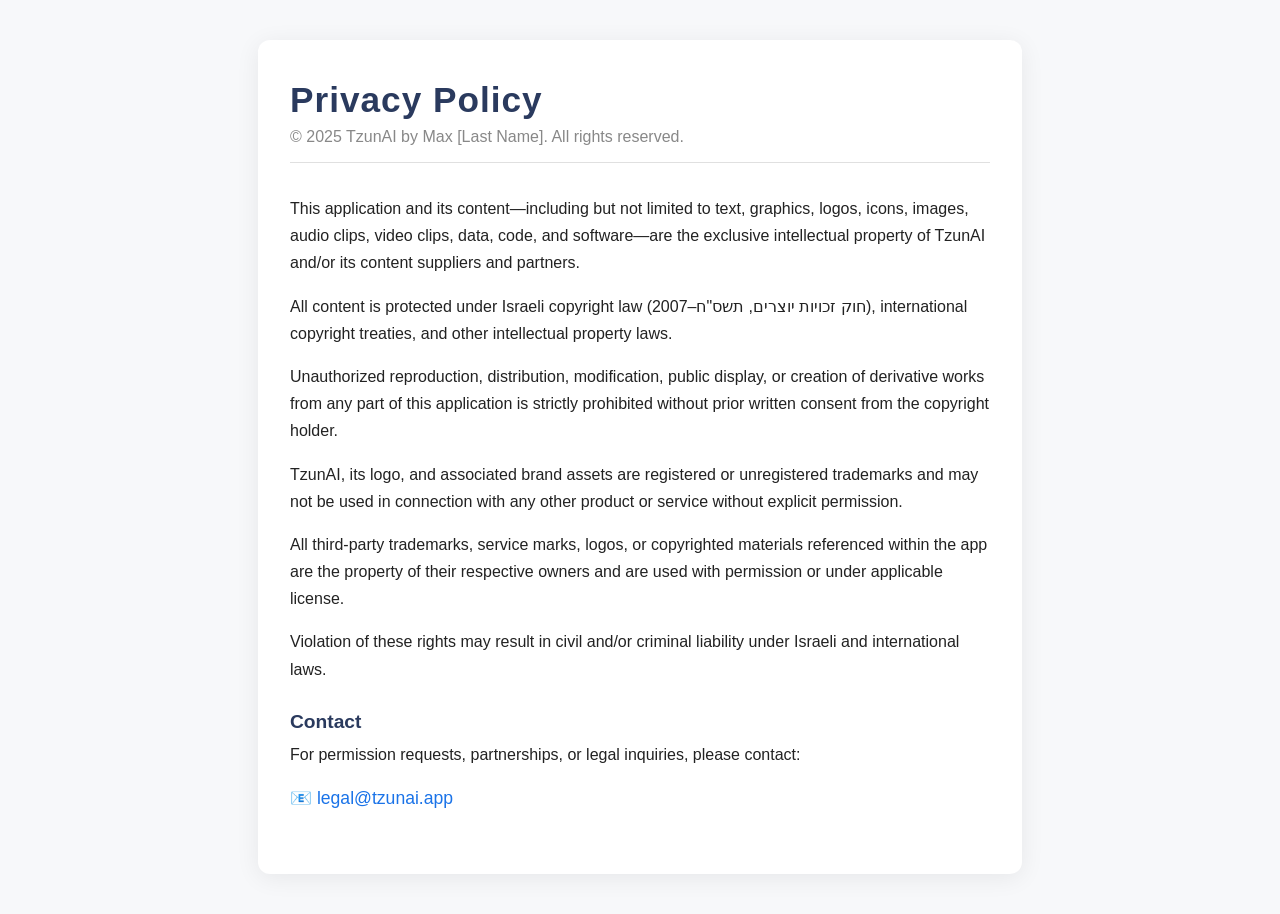
<file: index.html>
<!DOCTYPE html>
<html lang="en">
<head>
    <meta charset="UTF-8">
    <meta name="viewport" content="width=device-width, initial-scale=1.0">
    <title>Privacy Policy | TzunAI</title>
    <link rel="stylesheet" href="style.css">
</head>
<body>
    <div class="container">
        <header>
            <h1>Privacy Policy</h1>
            <p class="copyright">© 2025 TzunAI by Max [Last Name]. All rights reserved.</p>
        </header>
        <main>
            <section>
                <p>This application and its content—including but not limited to text, graphics, logos, icons, images, audio clips, video clips, data, code, and software—are the exclusive intellectual property of TzunAI and/or its content suppliers and partners.</p>
                <p>All content is protected under Israeli copyright law (חוק זכויות יוצרים, תשס"ח–2007), international copyright treaties, and other intellectual property laws.</p>
                <p>Unauthorized reproduction, distribution, modification, public display, or creation of derivative works from any part of this application is strictly prohibited without prior written consent from the copyright holder.</p>
                <p>TzunAI, its logo, and associated brand assets are registered or unregistered trademarks and may not be used in connection with any other product or service without explicit permission.</p>
                <p>All third-party trademarks, service marks, logos, or copyrighted materials referenced within the app are the property of their respective owners and are used with permission or under applicable license.</p>
                <p>Violation of these rights may result in civil and/or criminal liability under Israeli and international laws.</p>
            </section>
            <section class="contact">
                <h2>Contact</h2>
                <p>For permission requests, partnerships, or legal inquiries, please contact:</p>
                <p class="email">📧 <a href="mailto:legal@tzunai.app">legal@tzunai.app</a></p>
            </section>
        </main>
    </div>
</body>
</html>
</file>
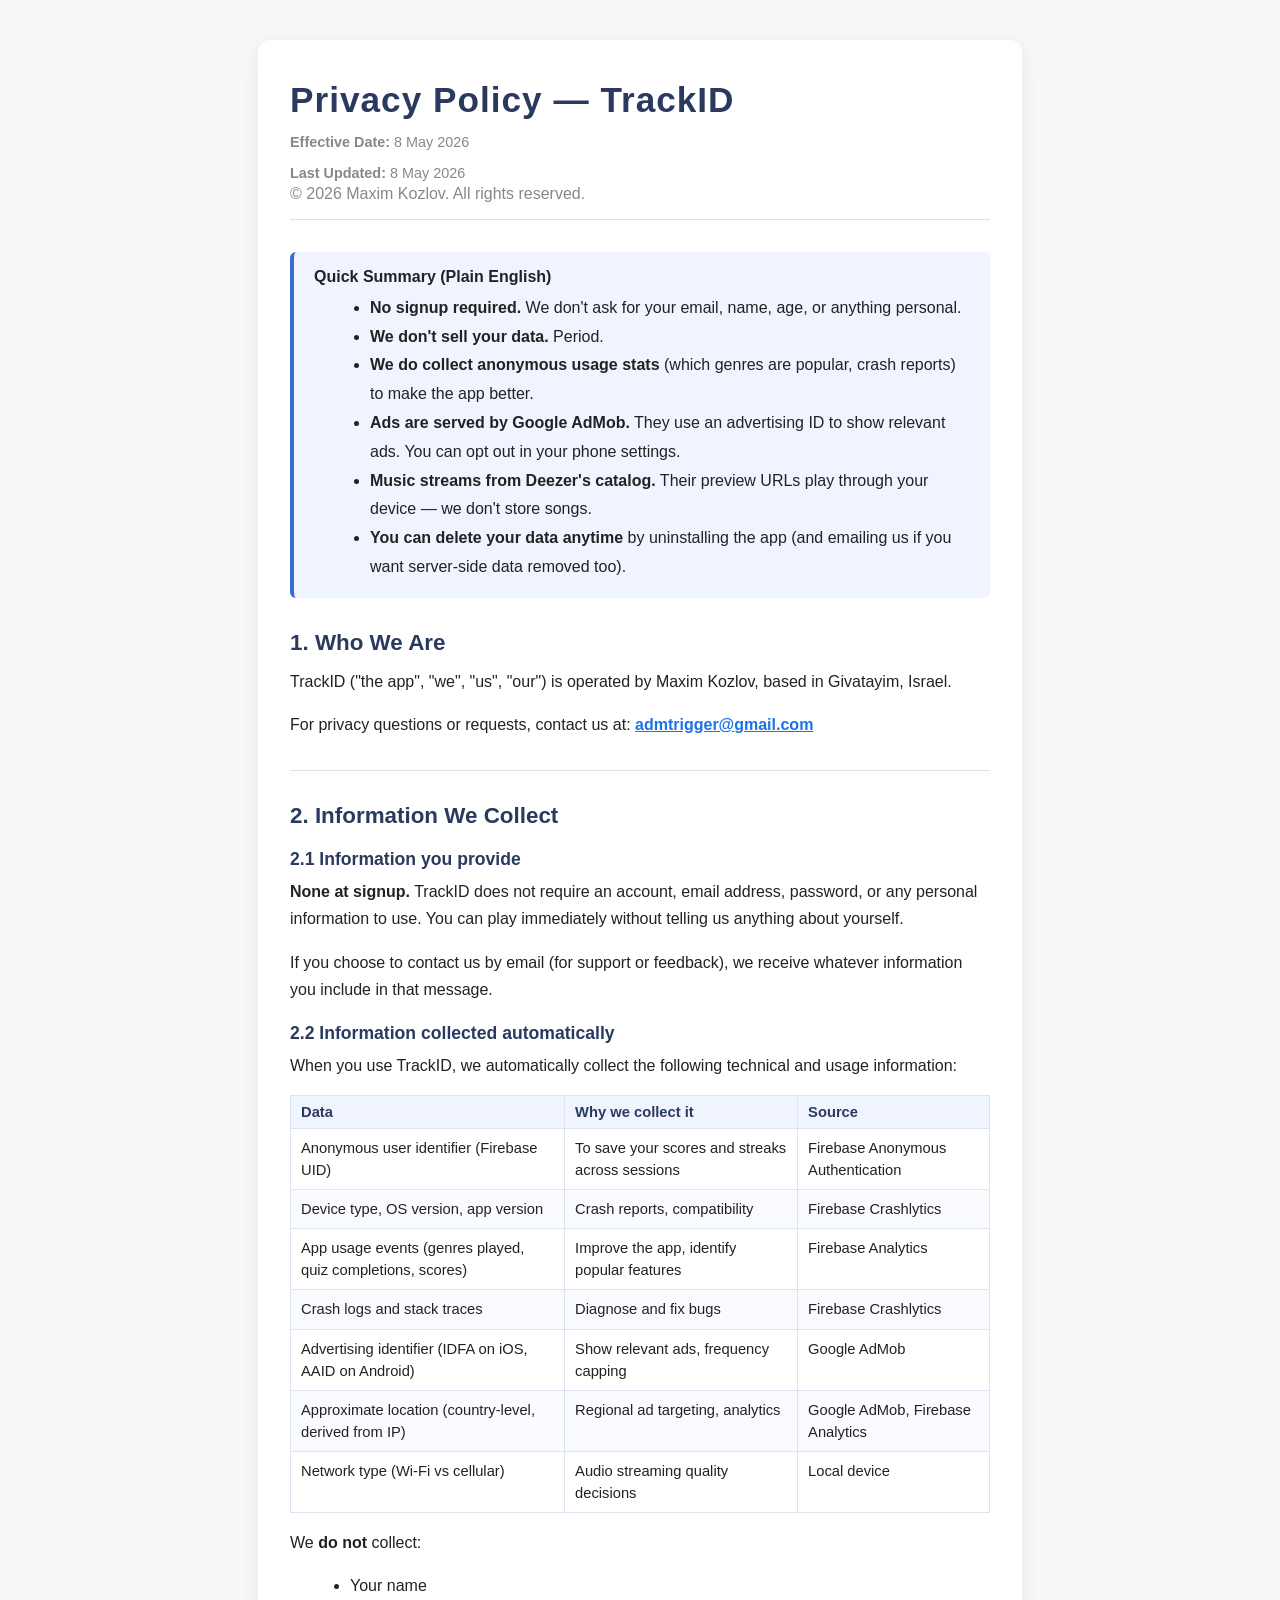
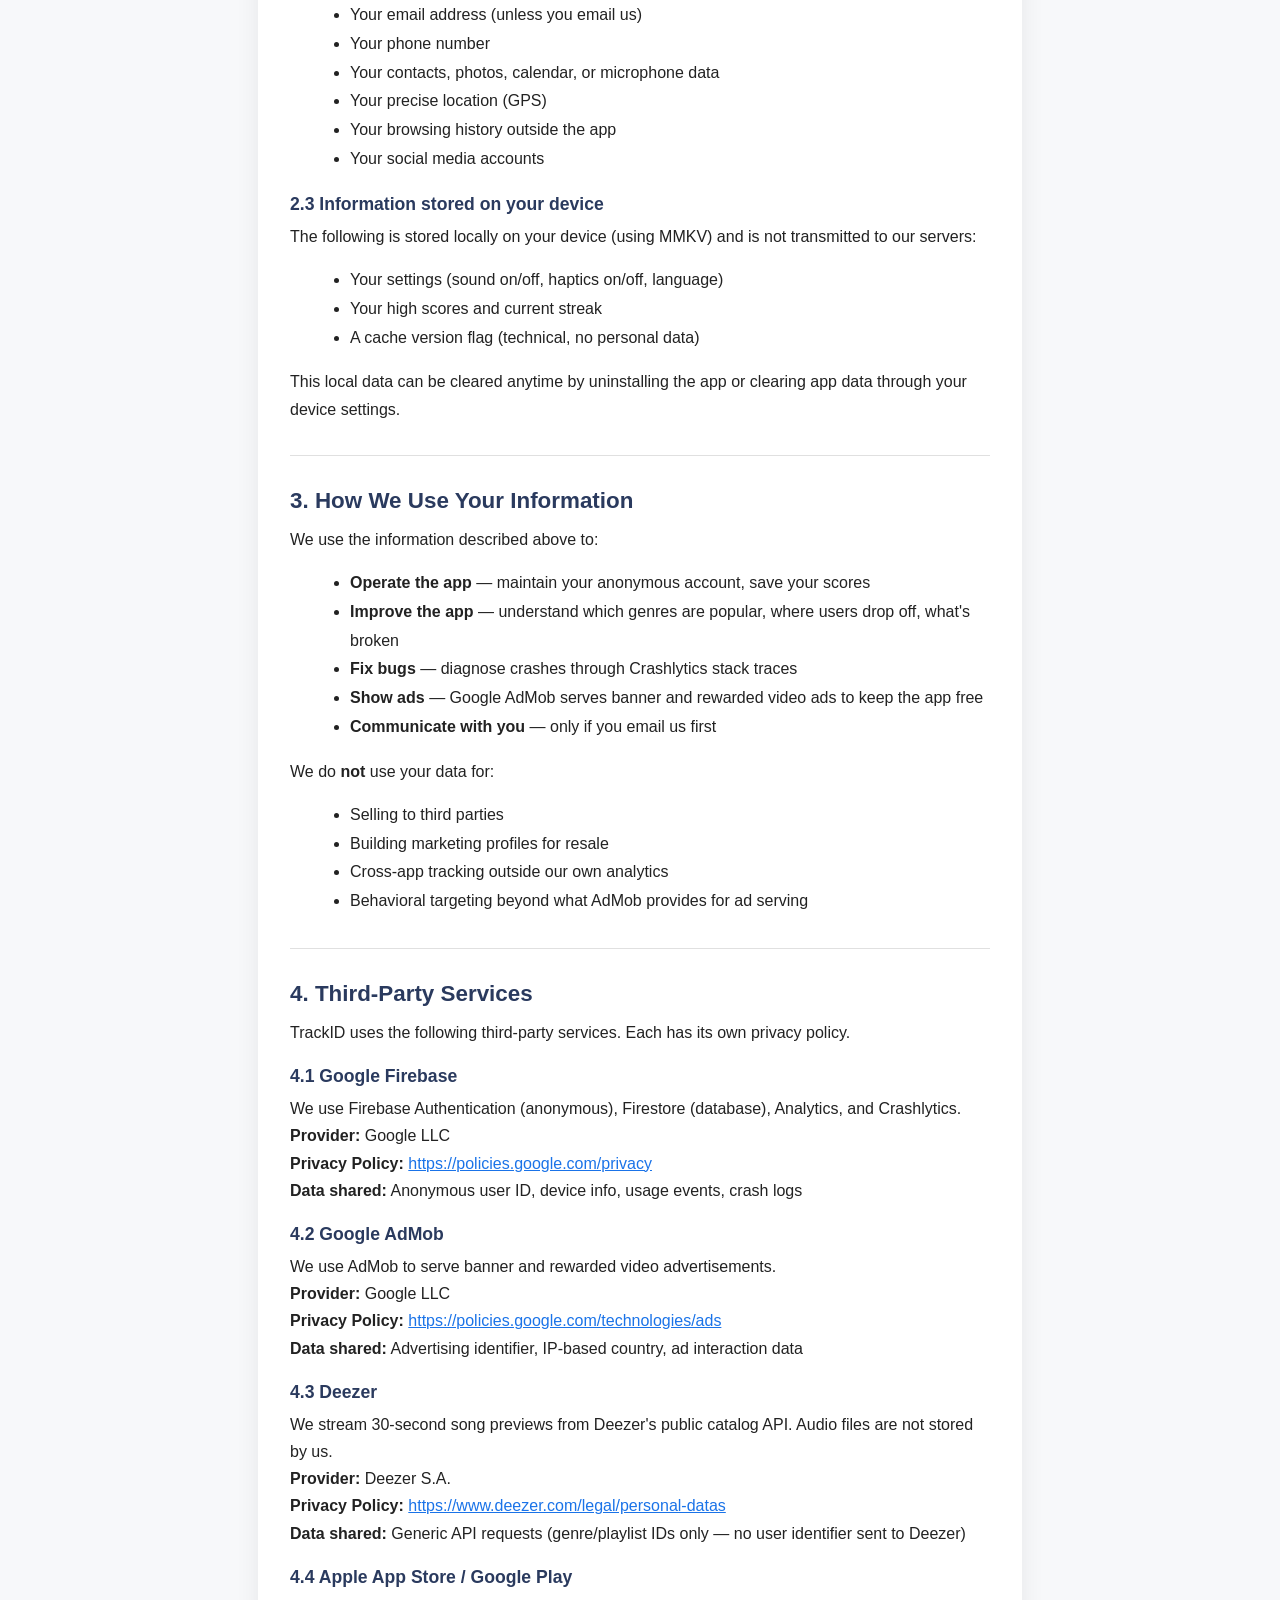
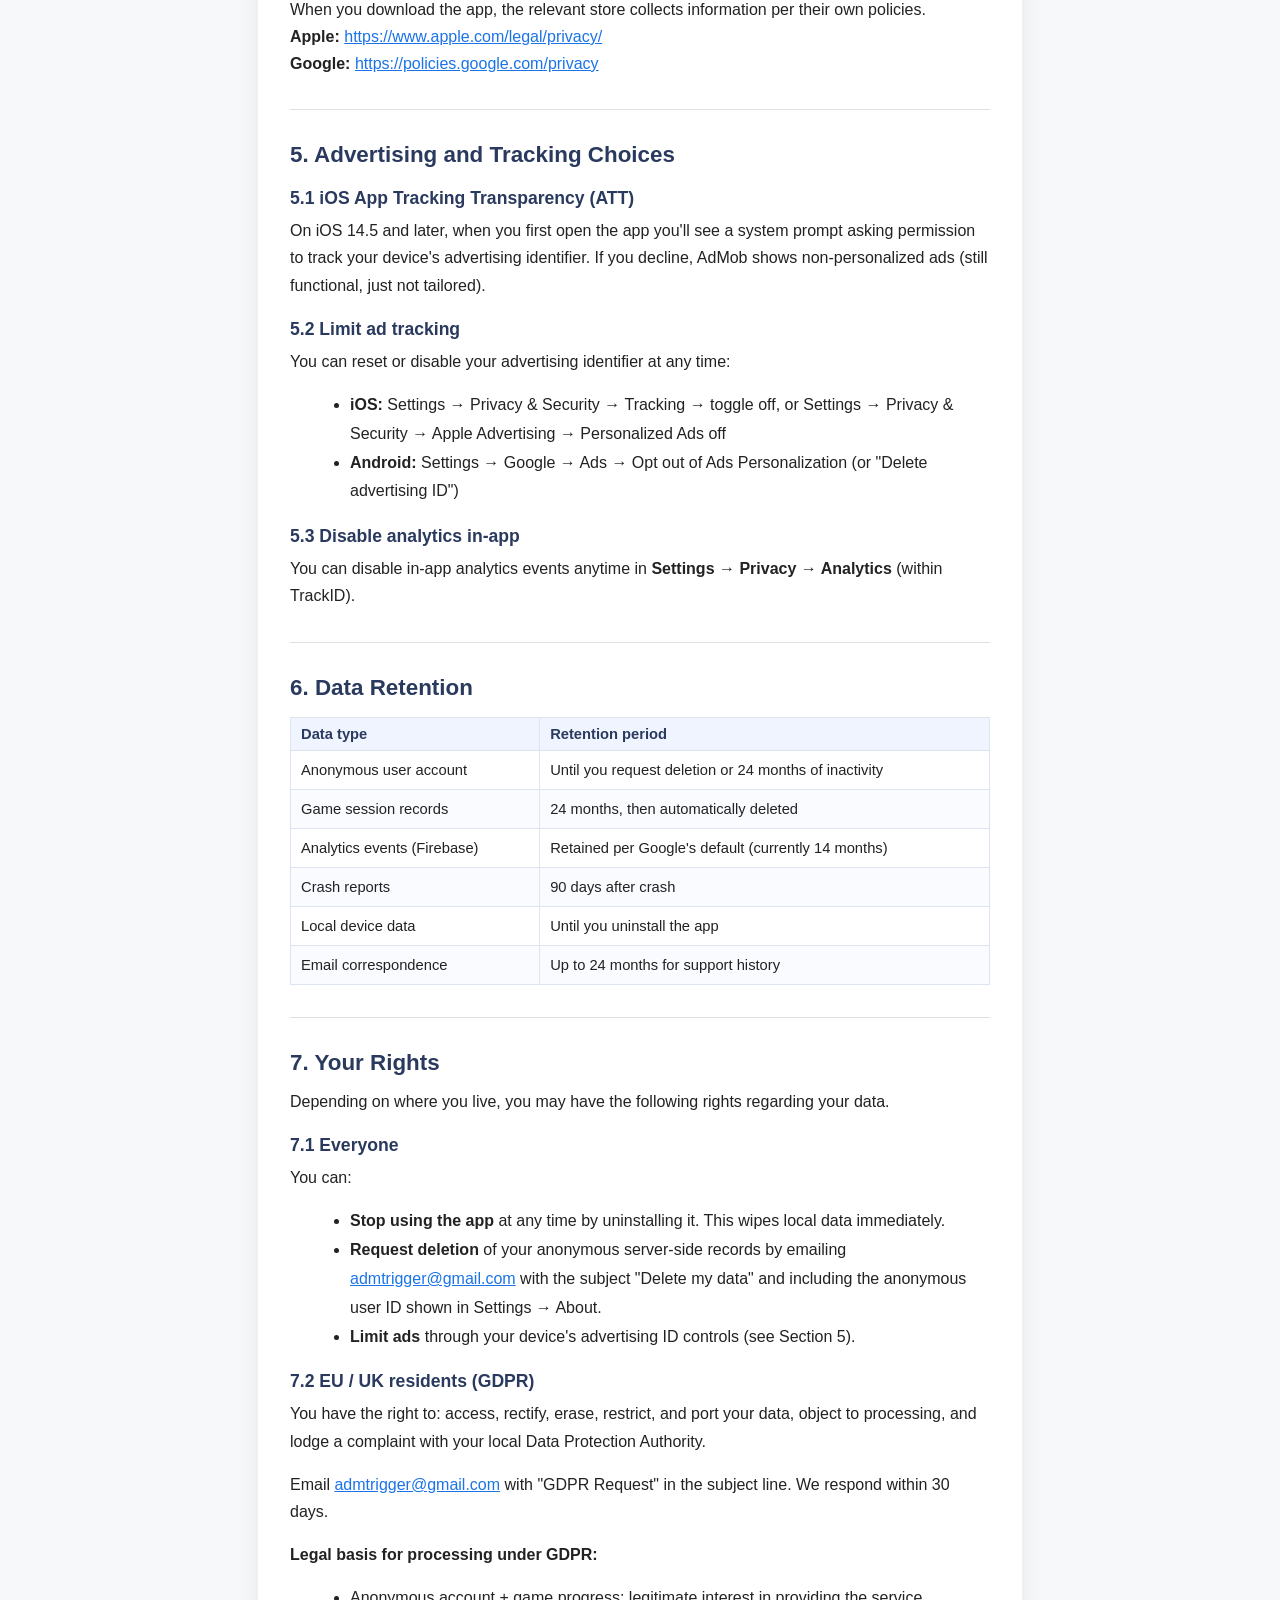
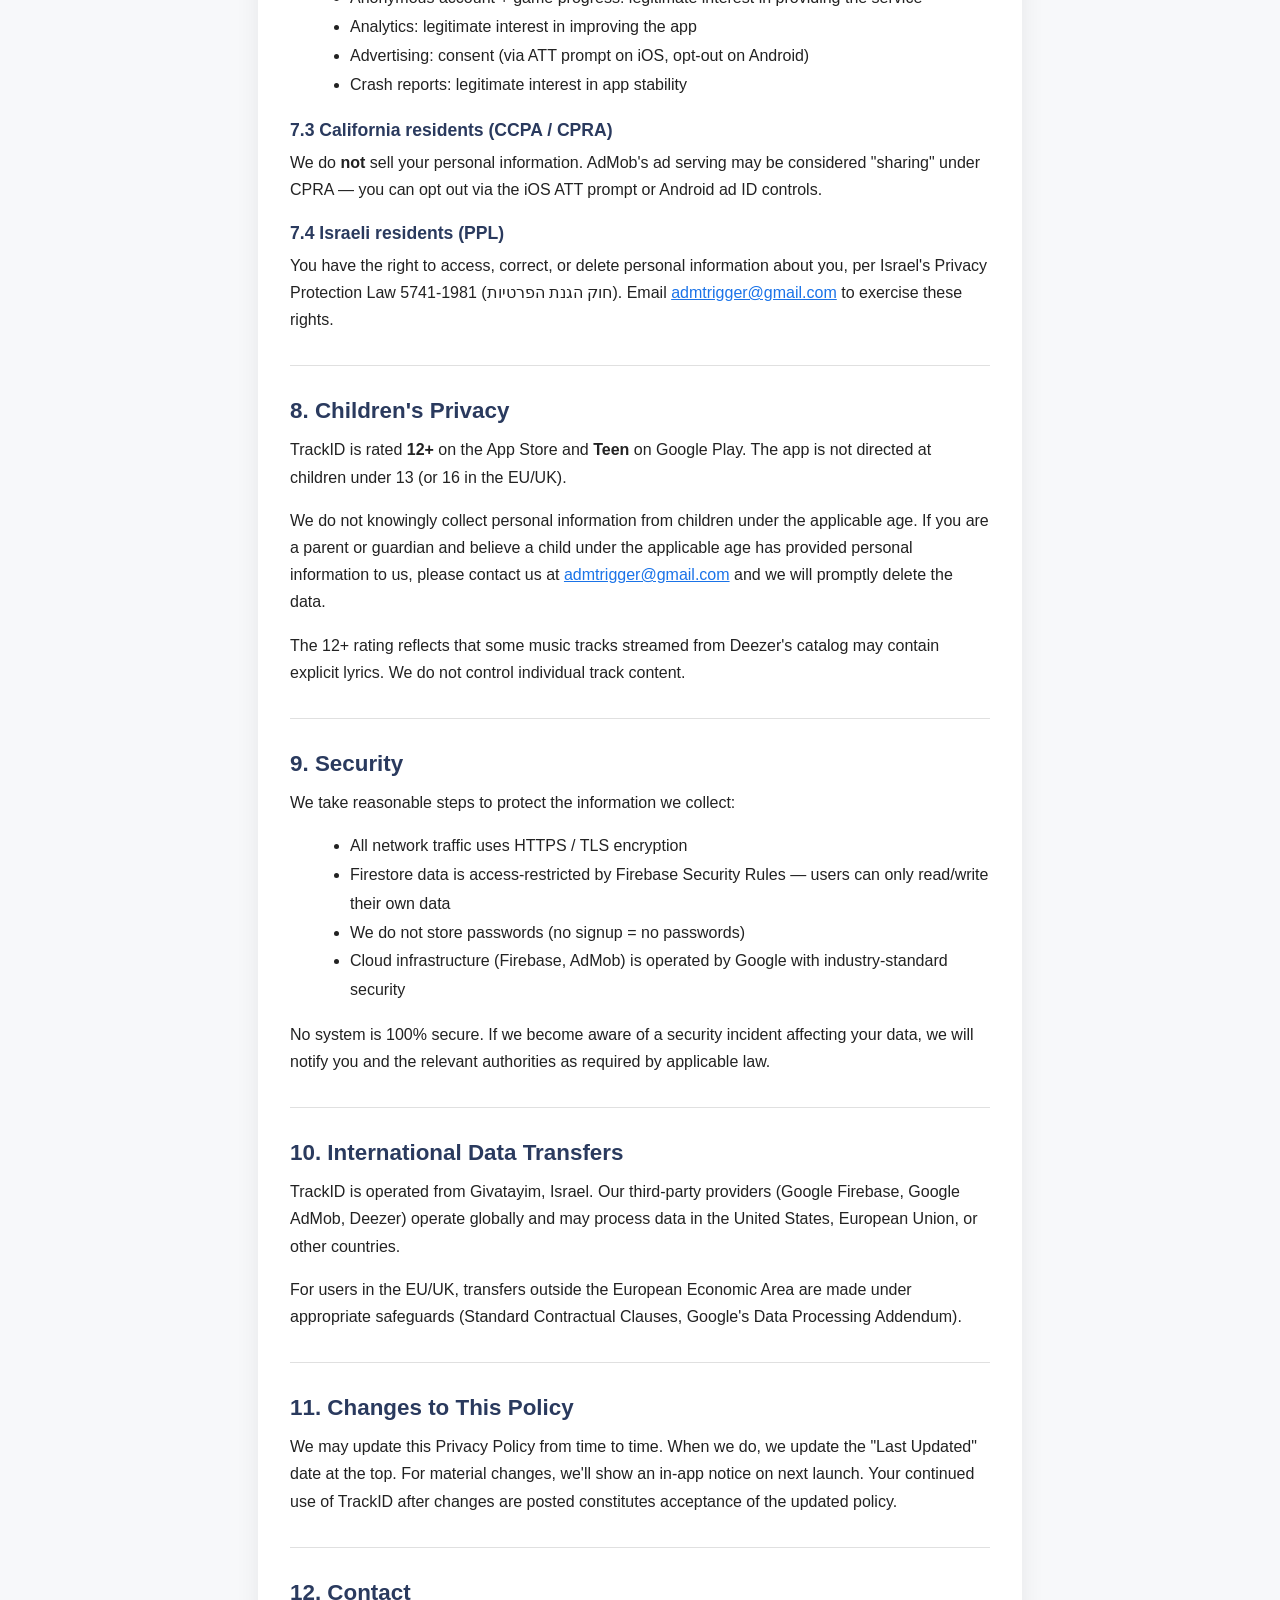
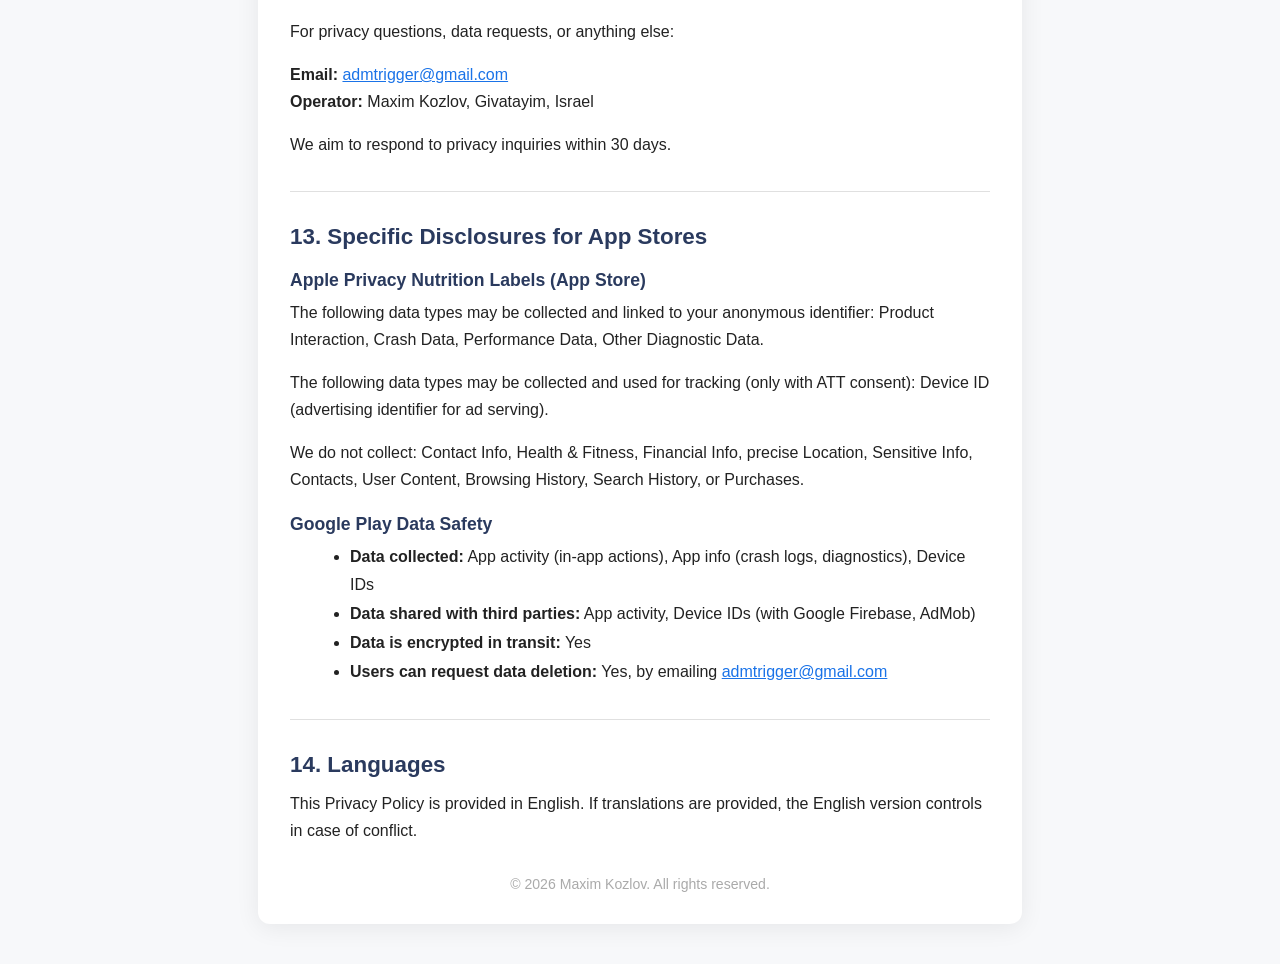
<file: trackid.html>
<!DOCTYPE html>
<html lang="en">
<head>
    <meta charset="UTF-8">
    <meta name="viewport" content="width=device-width, initial-scale=1.0">
    <title>Privacy Policy | TrackID</title>
    <link rel="stylesheet" href="style.css">
    <style>
        h2 { font-size: 1.4rem; color: #2a3a5e; margin: 32px 0 12px; }
        h3 { font-size: 1.1rem; color: #2a3a5e; margin: 20px 0 8px; }
        table { width: 100%; border-collapse: collapse; margin: 16px 0; font-size: 0.92rem; }
        th { background: #f0f4ff; color: #2a3a5e; text-align: left; padding: 8px 10px; border: 1px solid #dde3f0; }
        td { padding: 8px 10px; border: 1px solid #dde3f0; vertical-align: top; line-height: 1.5; }
        tr:nth-child(even) td { background: #fafbff; }
        ul { margin: 8px 0 16px 20px; line-height: 1.8; }
        .meta { font-size: 0.9rem; color: #888; margin-bottom: 4px; }
        .summary-box { background: #f0f4ff; border-left: 4px solid #3a6bce; border-radius: 6px; padding: 16px 20px; margin: 24px 0; }
        .summary-box ul { margin: 8px 0 0 16px; }
        .warning-box { background: #fff8e1; border-left: 4px solid #f9a825; border-radius: 6px; padding: 14px 18px; margin: 0 0 24px; font-size: 0.93rem; }
        hr { border: none; border-top: 1px solid #e0e0e0; margin: 32px 0; }
        footer { font-size: 0.88rem; color: #aaa; text-align: center; margin-top: 32px; }
        a { color: #1a73e8; }
    </style>
</head>
<body>
    <div class="container">
        <header>
            <h1>Privacy Policy — TrackID</h1>
            <p class="meta"><strong>Effective Date:</strong> 8 May 2026</p>
            <p class="meta"><strong>Last Updated:</strong> 8 May 2026</p>
            <p class="copyright">© 2026 Maxim Kozlov. All rights reserved.</p>
        </header>
        <main>

            <div class="summary-box">
                <strong>Quick Summary (Plain English)</strong>
                <ul>
                    <li><strong>No signup required.</strong> We don't ask for your email, name, age, or anything personal.</li>
                    <li><strong>We don't sell your data.</strong> Period.</li>
                    <li><strong>We do collect anonymous usage stats</strong> (which genres are popular, crash reports) to make the app better.</li>
                    <li><strong>Ads are served by Google AdMob.</strong> They use an advertising ID to show relevant ads. You can opt out in your phone settings.</li>
                    <li><strong>Music streams from Deezer's catalog.</strong> Their preview URLs play through your device — we don't store songs.</li>
                    <li><strong>You can delete your data anytime</strong> by uninstalling the app (and emailing us if you want server-side data removed too).</li>
                </ul>
            </div>

            <h2>1. Who We Are</h2>
            <p>TrackID ("the app", "we", "us", "our") is operated by Maxim Kozlov, based in Givatayim, Israel.</p>
            <p>For privacy questions or requests, contact us at: <strong><a href="mailto:admtrigger@gmail.com">admtrigger@gmail.com</a></strong></p>

            <hr>

            <h2>2. Information We Collect</h2>

            <h3>2.1 Information you provide</h3>
            <p><strong>None at signup.</strong> TrackID does not require an account, email address, password, or any personal information to use. You can play immediately without telling us anything about yourself.</p>
            <p>If you choose to contact us by email (for support or feedback), we receive whatever information you include in that message.</p>

            <h3>2.2 Information collected automatically</h3>
            <p>When you use TrackID, we automatically collect the following technical and usage information:</p>
            <table>
                <thead>
                    <tr><th>Data</th><th>Why we collect it</th><th>Source</th></tr>
                </thead>
                <tbody>
                    <tr><td>Anonymous user identifier (Firebase UID)</td><td>To save your scores and streaks across sessions</td><td>Firebase Anonymous Authentication</td></tr>
                    <tr><td>Device type, OS version, app version</td><td>Crash reports, compatibility</td><td>Firebase Crashlytics</td></tr>
                    <tr><td>App usage events (genres played, quiz completions, scores)</td><td>Improve the app, identify popular features</td><td>Firebase Analytics</td></tr>
                    <tr><td>Crash logs and stack traces</td><td>Diagnose and fix bugs</td><td>Firebase Crashlytics</td></tr>
                    <tr><td>Advertising identifier (IDFA on iOS, AAID on Android)</td><td>Show relevant ads, frequency capping</td><td>Google AdMob</td></tr>
                    <tr><td>Approximate location (country-level, derived from IP)</td><td>Regional ad targeting, analytics</td><td>Google AdMob, Firebase Analytics</td></tr>
                    <tr><td>Network type (Wi-Fi vs cellular)</td><td>Audio streaming quality decisions</td><td>Local device</td></tr>
                </tbody>
            </table>

            <p>We <strong>do not</strong> collect:</p>
            <ul>
                <li>Your name</li>
                <li>Your email address (unless you email us)</li>
                <li>Your phone number</li>
                <li>Your contacts, photos, calendar, or microphone data</li>
                <li>Your precise location (GPS)</li>
                <li>Your browsing history outside the app</li>
                <li>Your social media accounts</li>
            </ul>

            <h3>2.3 Information stored on your device</h3>
            <p>The following is stored locally on your device (using MMKV) and is not transmitted to our servers:</p>
            <ul>
                <li>Your settings (sound on/off, haptics on/off, language)</li>
                <li>Your high scores and current streak</li>
                <li>A cache version flag (technical, no personal data)</li>
            </ul>
            <p>This local data can be cleared anytime by uninstalling the app or clearing app data through your device settings.</p>

            <hr>

            <h2>3. How We Use Your Information</h2>
            <p>We use the information described above to:</p>
            <ul>
                <li><strong>Operate the app</strong> — maintain your anonymous account, save your scores</li>
                <li><strong>Improve the app</strong> — understand which genres are popular, where users drop off, what's broken</li>
                <li><strong>Fix bugs</strong> — diagnose crashes through Crashlytics stack traces</li>
                <li><strong>Show ads</strong> — Google AdMob serves banner and rewarded video ads to keep the app free</li>
                <li><strong>Communicate with you</strong> — only if you email us first</li>
            </ul>
            <p>We do <strong>not</strong> use your data for:</p>
            <ul>
                <li>Selling to third parties</li>
                <li>Building marketing profiles for resale</li>
                <li>Cross-app tracking outside our own analytics</li>
                <li>Behavioral targeting beyond what AdMob provides for ad serving</li>
            </ul>

            <hr>

            <h2>4. Third-Party Services</h2>
            <p>TrackID uses the following third-party services. Each has its own privacy policy.</p>

            <h3>4.1 Google Firebase</h3>
            <p>We use Firebase Authentication (anonymous), Firestore (database), Analytics, and Crashlytics.<br>
            <strong>Provider:</strong> Google LLC<br>
            <strong>Privacy Policy:</strong> <a href="https://policies.google.com/privacy" target="_blank" rel="noopener">https://policies.google.com/privacy</a><br>
            <strong>Data shared:</strong> Anonymous user ID, device info, usage events, crash logs</p>

            <h3>4.2 Google AdMob</h3>
            <p>We use AdMob to serve banner and rewarded video advertisements.<br>
            <strong>Provider:</strong> Google LLC<br>
            <strong>Privacy Policy:</strong> <a href="https://policies.google.com/technologies/ads" target="_blank" rel="noopener">https://policies.google.com/technologies/ads</a><br>
            <strong>Data shared:</strong> Advertising identifier, IP-based country, ad interaction data</p>

            <h3>4.3 Deezer</h3>
            <p>We stream 30-second song previews from Deezer's public catalog API. Audio files are not stored by us.<br>
            <strong>Provider:</strong> Deezer S.A.<br>
            <strong>Privacy Policy:</strong> <a href="https://www.deezer.com/legal/personal-datas" target="_blank" rel="noopener">https://www.deezer.com/legal/personal-datas</a><br>
            <strong>Data shared:</strong> Generic API requests (genre/playlist IDs only — no user identifier sent to Deezer)</p>

            <h3>4.4 Apple App Store / Google Play</h3>
            <p>When you download the app, the relevant store collects information per their own policies.<br>
            <strong>Apple:</strong> <a href="https://www.apple.com/legal/privacy/" target="_blank" rel="noopener">https://www.apple.com/legal/privacy/</a><br>
            <strong>Google:</strong> <a href="https://policies.google.com/privacy" target="_blank" rel="noopener">https://policies.google.com/privacy</a></p>

            <hr>

            <h2>5. Advertising and Tracking Choices</h2>

            <h3>5.1 iOS App Tracking Transparency (ATT)</h3>
            <p>On iOS 14.5 and later, when you first open the app you'll see a system prompt asking permission to track your device's advertising identifier. If you decline, AdMob shows non-personalized ads (still functional, just not tailored).</p>

            <h3>5.2 Limit ad tracking</h3>
            <p>You can reset or disable your advertising identifier at any time:</p>
            <ul>
                <li><strong>iOS:</strong> Settings → Privacy &amp; Security → Tracking → toggle off, or Settings → Privacy &amp; Security → Apple Advertising → Personalized Ads off</li>
                <li><strong>Android:</strong> Settings → Google → Ads → Opt out of Ads Personalization (or "Delete advertising ID")</li>
            </ul>

            <h3>5.3 Disable analytics in-app</h3>
            <p>You can disable in-app analytics events anytime in <strong>Settings → Privacy → Analytics</strong> (within TrackID).</p>

            <hr>

            <h2>6. Data Retention</h2>
            <table>
                <thead>
                    <tr><th>Data type</th><th>Retention period</th></tr>
                </thead>
                <tbody>
                    <tr><td>Anonymous user account</td><td>Until you request deletion or 24 months of inactivity</td></tr>
                    <tr><td>Game session records</td><td>24 months, then automatically deleted</td></tr>
                    <tr><td>Analytics events (Firebase)</td><td>Retained per Google's default (currently 14 months)</td></tr>
                    <tr><td>Crash reports</td><td>90 days after crash</td></tr>
                    <tr><td>Local device data</td><td>Until you uninstall the app</td></tr>
                    <tr><td>Email correspondence</td><td>Up to 24 months for support history</td></tr>
                </tbody>
            </table>

            <hr>

            <h2>7. Your Rights</h2>
            <p>Depending on where you live, you may have the following rights regarding your data.</p>

            <h3>7.1 Everyone</h3>
            <p>You can:</p>
            <ul>
                <li><strong>Stop using the app</strong> at any time by uninstalling it. This wipes local data immediately.</li>
                <li><strong>Request deletion</strong> of your anonymous server-side records by emailing <a href="mailto:admtrigger@gmail.com">admtrigger@gmail.com</a> with the subject "Delete my data" and including the anonymous user ID shown in Settings → About.</li>
                <li><strong>Limit ads</strong> through your device's advertising ID controls (see Section 5).</li>
            </ul>

            <h3>7.2 EU / UK residents (GDPR)</h3>
            <p>You have the right to: access, rectify, erase, restrict, and port your data, object to processing, and lodge a complaint with your local Data Protection Authority.</p>
            <p>Email <a href="mailto:admtrigger@gmail.com">admtrigger@gmail.com</a> with "GDPR Request" in the subject line. We respond within 30 days.</p>
            <p><strong>Legal basis for processing under GDPR:</strong></p>
            <ul>
                <li>Anonymous account + game progress: legitimate interest in providing the service</li>
                <li>Analytics: legitimate interest in improving the app</li>
                <li>Advertising: consent (via ATT prompt on iOS, opt-out on Android)</li>
                <li>Crash reports: legitimate interest in app stability</li>
            </ul>

            <h3>7.3 California residents (CCPA / CPRA)</h3>
            <p>We do <strong>not</strong> sell your personal information. AdMob's ad serving may be considered "sharing" under CPRA — you can opt out via the iOS ATT prompt or Android ad ID controls.</p>

            <h3>7.4 Israeli residents (PPL)</h3>
            <p>You have the right to access, correct, or delete personal information about you, per Israel's Privacy Protection Law 5741-1981 (חוק הגנת הפרטיות). Email <a href="mailto:admtrigger@gmail.com">admtrigger@gmail.com</a> to exercise these rights.</p>

            <hr>

            <h2>8. Children's Privacy</h2>
            <p>TrackID is rated <strong>12+</strong> on the App Store and <strong>Teen</strong> on Google Play. The app is not directed at children under 13 (or 16 in the EU/UK).</p>
            <p>We do not knowingly collect personal information from children under the applicable age. If you are a parent or guardian and believe a child under the applicable age has provided personal information to us, please contact us at <a href="mailto:admtrigger@gmail.com">admtrigger@gmail.com</a> and we will promptly delete the data.</p>
            <p>The 12+ rating reflects that some music tracks streamed from Deezer's catalog may contain explicit lyrics. We do not control individual track content.</p>

            <hr>

            <h2>9. Security</h2>
            <p>We take reasonable steps to protect the information we collect:</p>
            <ul>
                <li>All network traffic uses HTTPS / TLS encryption</li>
                <li>Firestore data is access-restricted by Firebase Security Rules — users can only read/write their own data</li>
                <li>We do not store passwords (no signup = no passwords)</li>
                <li>Cloud infrastructure (Firebase, AdMob) is operated by Google with industry-standard security</li>
            </ul>
            <p>No system is 100% secure. If we become aware of a security incident affecting your data, we will notify you and the relevant authorities as required by applicable law.</p>

            <hr>

            <h2>10. International Data Transfers</h2>
            <p>TrackID is operated from Givatayim, Israel. Our third-party providers (Google Firebase, Google AdMob, Deezer) operate globally and may process data in the United States, European Union, or other countries.</p>
            <p>For users in the EU/UK, transfers outside the European Economic Area are made under appropriate safeguards (Standard Contractual Clauses, Google's Data Processing Addendum).</p>

            <hr>

            <h2>11. Changes to This Policy</h2>
            <p>We may update this Privacy Policy from time to time. When we do, we update the "Last Updated" date at the top. For material changes, we'll show an in-app notice on next launch. Your continued use of TrackID after changes are posted constitutes acceptance of the updated policy.</p>

            <hr>

            <h2>12. Contact</h2>
            <p>For privacy questions, data requests, or anything else:</p>
            <p><strong>Email:</strong> <a href="mailto:admtrigger@gmail.com">admtrigger@gmail.com</a><br>
            <strong>Operator:</strong> Maxim Kozlov, Givatayim, Israel</p>
            <p>We aim to respond to privacy inquiries within 30 days.</p>

            <hr>

            <h2>13. Specific Disclosures for App Stores</h2>

            <h3>Apple Privacy Nutrition Labels (App Store)</h3>
            <p>The following data types may be collected and linked to your anonymous identifier: Product Interaction, Crash Data, Performance Data, Other Diagnostic Data.</p>
            <p>The following data types may be collected and used for tracking (only with ATT consent): Device ID (advertising identifier for ad serving).</p>
            <p>We do not collect: Contact Info, Health &amp; Fitness, Financial Info, precise Location, Sensitive Info, Contacts, User Content, Browsing History, Search History, or Purchases.</p>

            <h3>Google Play Data Safety</h3>
            <ul>
                <li><strong>Data collected:</strong> App activity (in-app actions), App info (crash logs, diagnostics), Device IDs</li>
                <li><strong>Data shared with third parties:</strong> App activity, Device IDs (with Google Firebase, AdMob)</li>
                <li><strong>Data is encrypted in transit:</strong> Yes</li>
                <li><strong>Users can request data deletion:</strong> Yes, by emailing <a href="mailto:admtrigger@gmail.com">admtrigger@gmail.com</a></li>
            </ul>

            <hr>

            <h2>14. Languages</h2>
            <p>This Privacy Policy is provided in English. If translations are provided, the English version controls in case of conflict.</p>

        </main>
        <footer>
            © 2026 Maxim Kozlov. All rights reserved.
        </footer>
    </div>
</body>
</html>
</file>
<file: style.css>
body {
    background: #f7f8fa;
    font-family: 'Segoe UI', 'Roboto', Arial, sans-serif;
    color: #222;
    margin: 0;
    padding: 0;
}

.container {
    max-width: 700px;
    margin: 40px auto;
    background: #fff;
    border-radius: 12px;
    box-shadow: 0 4px 24px rgba(0,0,0,0.07);
    padding: 40px 32px 32px 32px;
}

header {
    border-bottom: 1px solid #e0e0e0;
    margin-bottom: 32px;
    padding-bottom: 16px;
}

h1 {
    font-size: 2.2rem;
    margin: 0 0 8px 0;
    color: #2a3a5e;
    letter-spacing: 1px;
}

.copyright {
    font-size: 1rem;
    color: #888;
    margin: 0;
}

main section {
    margin-bottom: 28px;
}

main p {
    line-height: 1.7;
    margin: 0 0 16px 0;
}

.contact h2 {
    font-size: 1.2rem;
    color: #2a3a5e;
    margin-bottom: 8px;
}

.email {
    font-size: 1.1rem;
    font-weight: 500;
    color: #1a73e8;
}

.email a {
    color: #1a73e8;
    text-decoration: none;
    transition: text-decoration 0.2s;
}

.email a:hover {
    text-decoration: underline;
}
</file>
